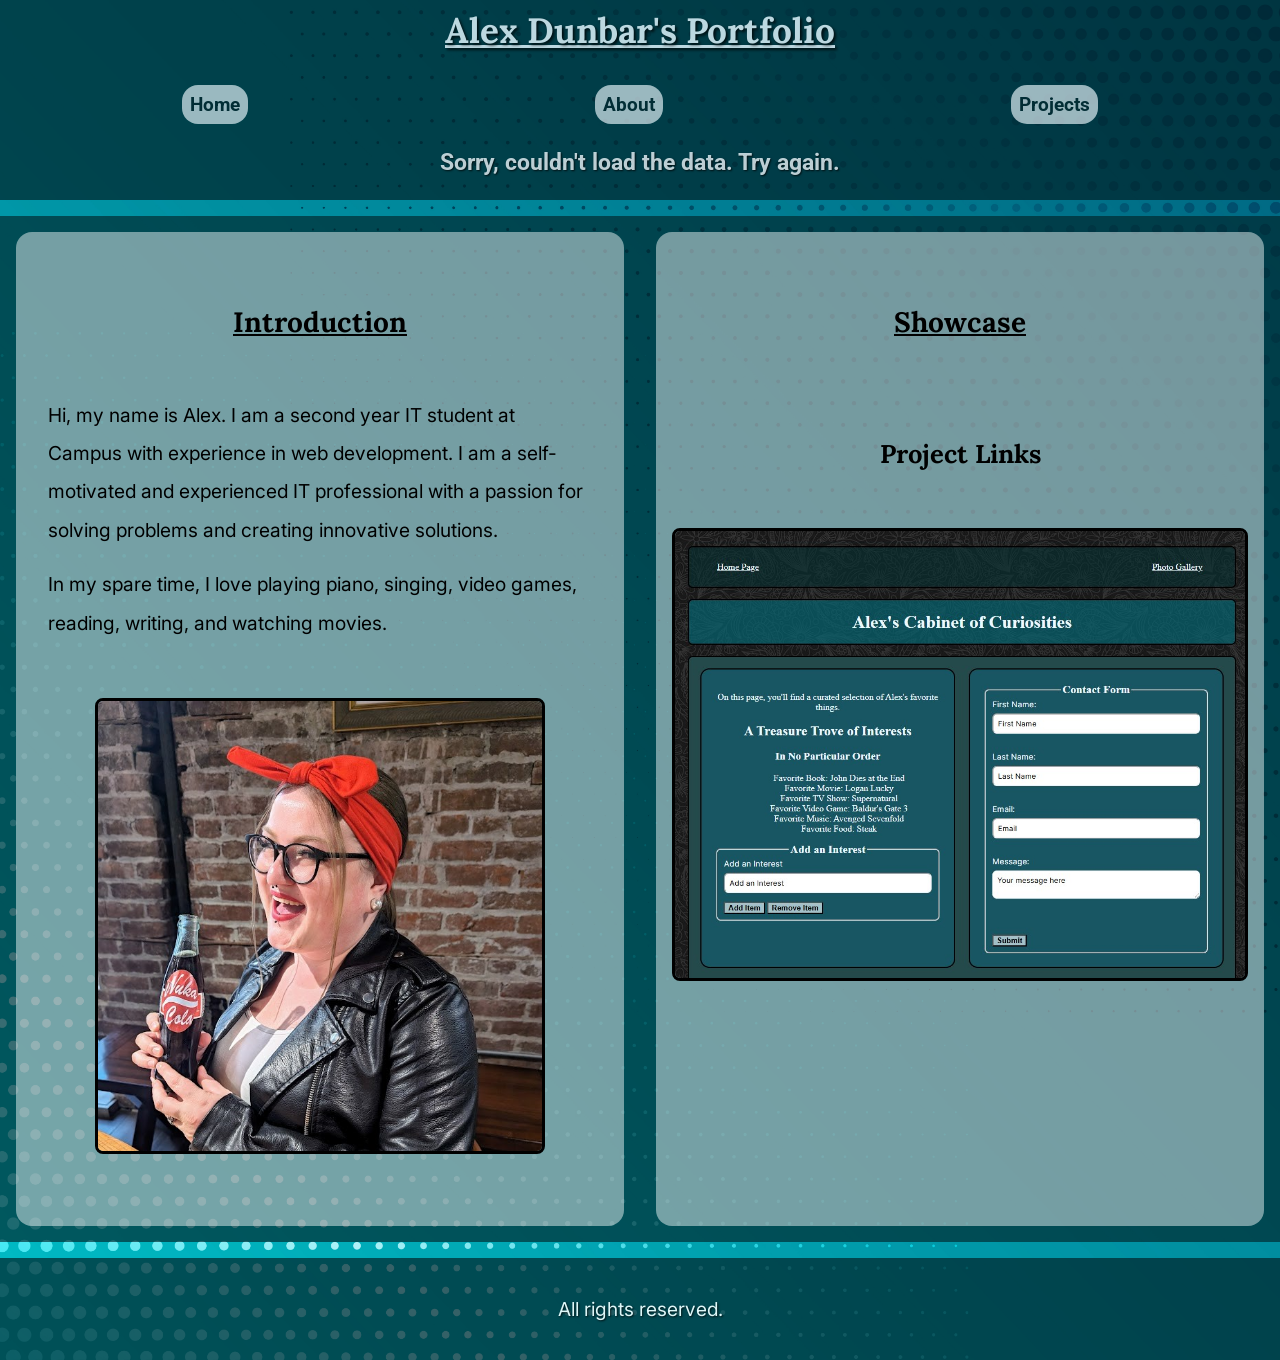
<file: index.html>
<!DOCTYPE html>
<html lang="en">
    <head>
        <meta charset="UTF-8">
        <meta name="viewport" content="width=device-width, initial-scale=1.0">
            <title>Portfolio</title>
                <link rel="preconnect" href="https://fonts.googleapis.com">
                <link rel="preconnect" href="https://fonts.gstatic.com" crossorigin>  
                <link href="https://fonts.googleapis.com/css2?family=Inter:ital,opsz,wght@0,14..32,100..900;1,14..32,100..900&family=Lora:ital,wght@0,400..700;1,400..700&family=Roboto:ital,wght@0,100..900;1,100..900&display=swap" rel="stylesheet">
                <link href="https://fonts.googleapis.com/css2?family=Lora:ital,wght@0,400..700;1,400..700&family=Roboto:ital,wght@0,100..900;1,100..900&display=swap" rel="stylesheet">
                <link rel="stylesheet" href="style.css">
                <script src="script.js" defer></script>
    </head>
        <body class="two-column-page" >   
             <header>
                <h1 class="title-text">Alex Dunbar's Portfolio</h1>
                <nav><ul class="navigation">
                        <li><a class="navbutton" href="index.html">Home</a></li>
                        <li><a class="navbutton" href="about.html">About</a></li>                       
                        <li><a class="navbutton" href="work.html">Projects</a></li>
                    </ul>
                </nav>
                <div id="weather">
                    <span id="weather-result"></span>
                </div>
            </header>                 
        <main>
            <section id="main">
                <div class="content">
                    <article class="introduction">    
                        <h2>Introduction</h2>
                            <p>Hi, my name is Alex. I am a second year IT student at Campus with experience in web development. I am a self-motivated and experienced IT professional with a passion for solving problems and creating innovative solutions.</p>
                            <p>In my spare time, I love playing piano, singing, video games, reading, writing, and watching movies.</p>
                                <div class="intro-image-container">
                                    <img src="assets/intro-photo.JPG" alt="Photo of a woman smiling with a soda">
                                </div>
                    </article>       
                     <article class="showcase">       
                        <h2>Showcase</h2>
                            <div class="showcase-gallery">
                                <h3>Project Links</h3>
                                <div class="image-container">
                                    <a href="https://adunbar92.github.io/Web-Development-Project/Homework%208/index8.html"><img src="assets/showcase1.jpg" alt="personal interest list and contact page example"></a>   
                                </div>
                                </div>
                    </article>     
            </div>
                </section>
        </main>
            <footer class="footer">
                <p>All rights reserved.</p>
            </footer>
        </body>
</html>
</file>
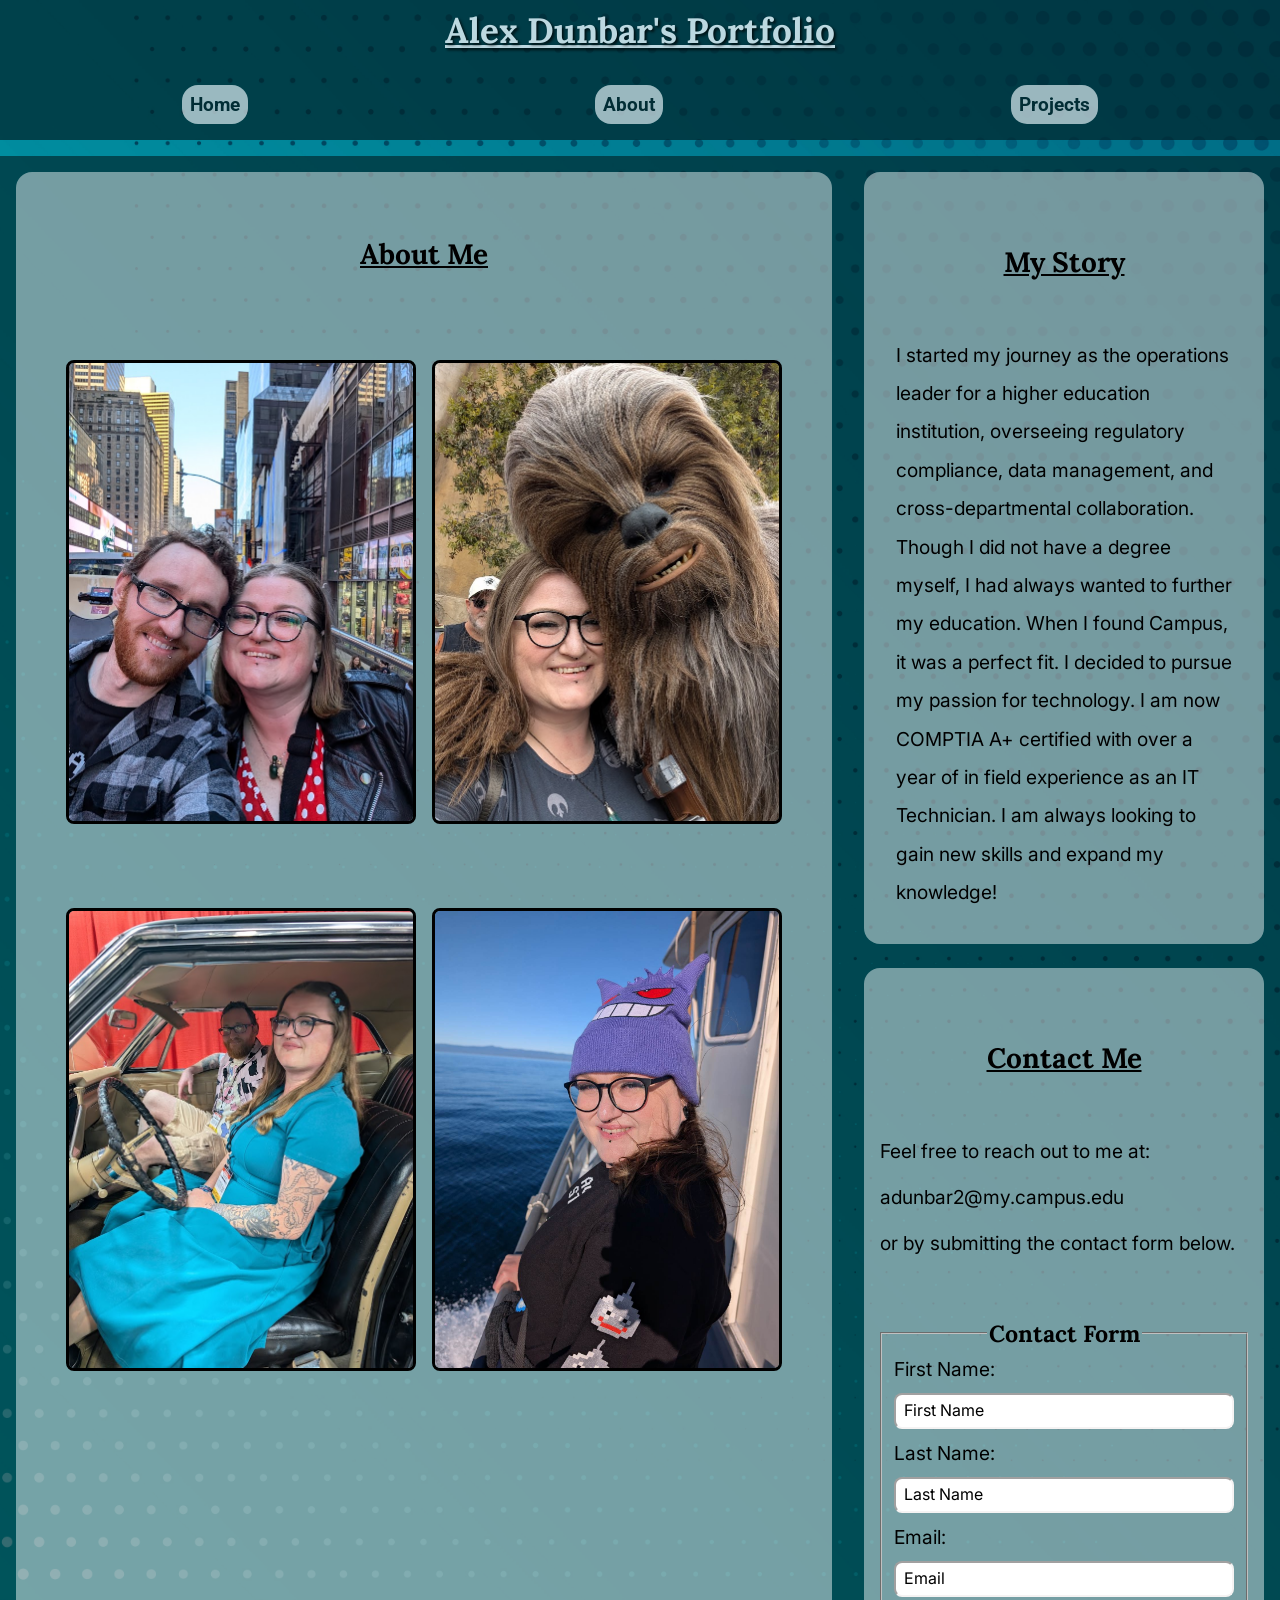
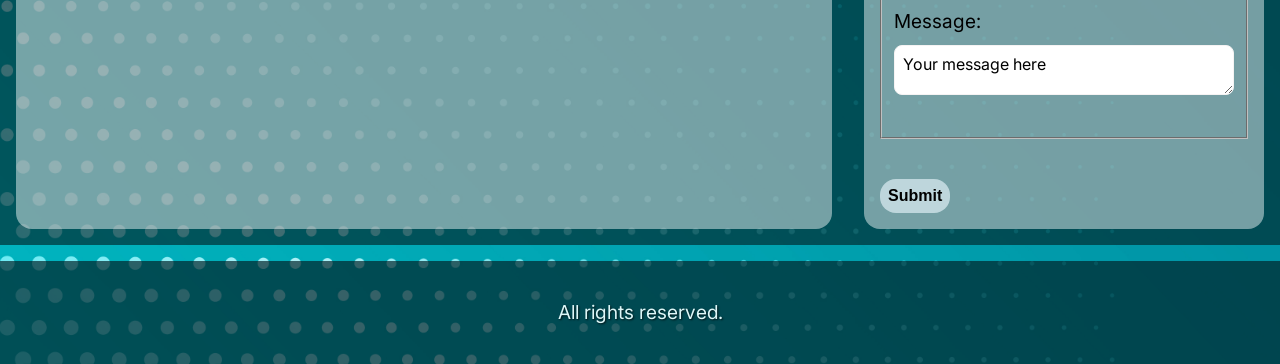
<file: about.html>
<!DOCTYPE html>
<html lang="en">
    <head>
        <meta charset="UTF-8">
        <meta name="viewport" content="width=device-width, initial-scale=1.0">
            <title>About</title>
                <link rel="preconnect" href="https://fonts.googleapis.com">
                <link rel="preconnect" href="https://fonts.gstatic.com" crossorigin>
                <link href="https://fonts.googleapis.com/css2?family=Inter:ital,opsz,wght@0,14..32,100..900;1,14..32,100..900&family=Lora:ital,wght@0,400..700;1,400..700&family=Roboto:ital,wght@0,100..900;1,100..900&display=swap" rel="stylesheet">
                <link href="https://fonts.googleapis.com/css2?family=Lora:ital,wght@0,400..700;1,400..700&family=Roboto:ital,wght@0,100..900;1,100..900&display=swap" rel="stylesheet">
                <link rel="stylesheet" href="style.css">
                <script src="script.js" defer></script>
    </head>
       <body class="sidebar">  
             <header>
                <h1 class="title-text">Alex Dunbar's Portfolio</h1>
                <nav><ul class="navigation">
                        <li><a class="navbutton" href="index.html">Home</a></li>
                        <li><a class="navbutton" href="about.html">About</a></li>                       
                        <li><a class="navbutton" href="work.html">Projects</a></li>
                    </ul>
                </nav>
            </header>              
        <main>
            <section id="main">
                <div class="about">
                    <div class="gallery-background">
                        <h2>About Me</h2>
                           <div class="personal-image-gallery">
                                <div class="image-container">
                                    <img src="assets/photo1.jpg" alt="Photo of a woman and a man in Times Square">
                                </div>
                                <div class="image-container">
                                    <img src="assets/photo2.jpg" alt="Photo of a woman posing with Chewbacca from Star Wars">
                                </div>
                                <div class="image-container">
                                    <img src="assets/photo3.jpg" alt="Photo of a woman and a man posing in a 1977 Chevy Impala">
                                </div>
                                <div class="image-container">
                                    <img src="assets/photo4.jpg" alt="Photo of a woman on a boat on the ocean">
                                </div>
                            </div>
                        </div>
                    </div>
                        <div class="content">
                        <article class="story"> 
                        <h2>My Story</h2>
                            <p> I started my journey as the operations leader for a higher education institution, overseeing regulatory compliance, data management, and cross-departmental collaboration. Though I did not have a degree myself, I had always wanted to further my education. When I found Campus, it was a perfect fit. I decided to pursue my passion for technology. I am now COMPTIA A+ certified with over a year of in field experience as an IT Technician. 
I am always looking to gain new skills and expand my knowledge!</p>
                    </article>  
                    <article class="contact-info">
                        <h2>Contact Me</h2>
                            <p class="contact-instructions">Feel free to reach out to me at:</p>
                            <p class="contact-instructions">adunbar2@my.campus.edu</p>
                            <p class="contact-instructions">or by submitting the contact form below.</p>
                           <form class="contact" novalidate action="mailto:adunbar2@my.campus.edu" method="post" enctype="text/plain">
                                <fieldset id="contact-form"> 
                                    <legend>Contact Form</legend>
                                        <label for="first-name">First Name:</label>
                                            <input id="first-name" type="text" name="first-name" placeholder="First Name" aria-describedby="first-name-empty" required>
                                                <div id="first-name-empty" class="error-message"></div>                                        
                                        <label for="last-name">Last Name:</label>
                                            <input id="last-name" type="text" name="last-name" placeholder="Last Name" aria-describedby="last-name-empty" required>
                                                <div id="last-name-empty" class="error-message"></div>
                                        <label for="email">Email:</label>
                                            <input id="email" type="email" name="email" placeholder="Email" aria-describedby="email-invalid" required>
                                                <div id="email-invalid" class="error-message"></div>
                                         <label for="message">Message:</label>
                                                <textarea id="message" name="message" placeholder="Your message here" aria-describedby="message-empty" required></textarea>
                                                <div id="message-empty" class="error-message"></div>
                                                <div id="submission-success" class="success-message"></div>
                                </fieldset>  
                            <button class="submit" type="submit">Submit</button>
                            </form>
                    </article>
                </div>
            </section>
        </main>
            <footer class="footer">
                <p>All rights reserved.</p>
            </footer>
            </div>
            </div>
        </body>
</html>
</file>
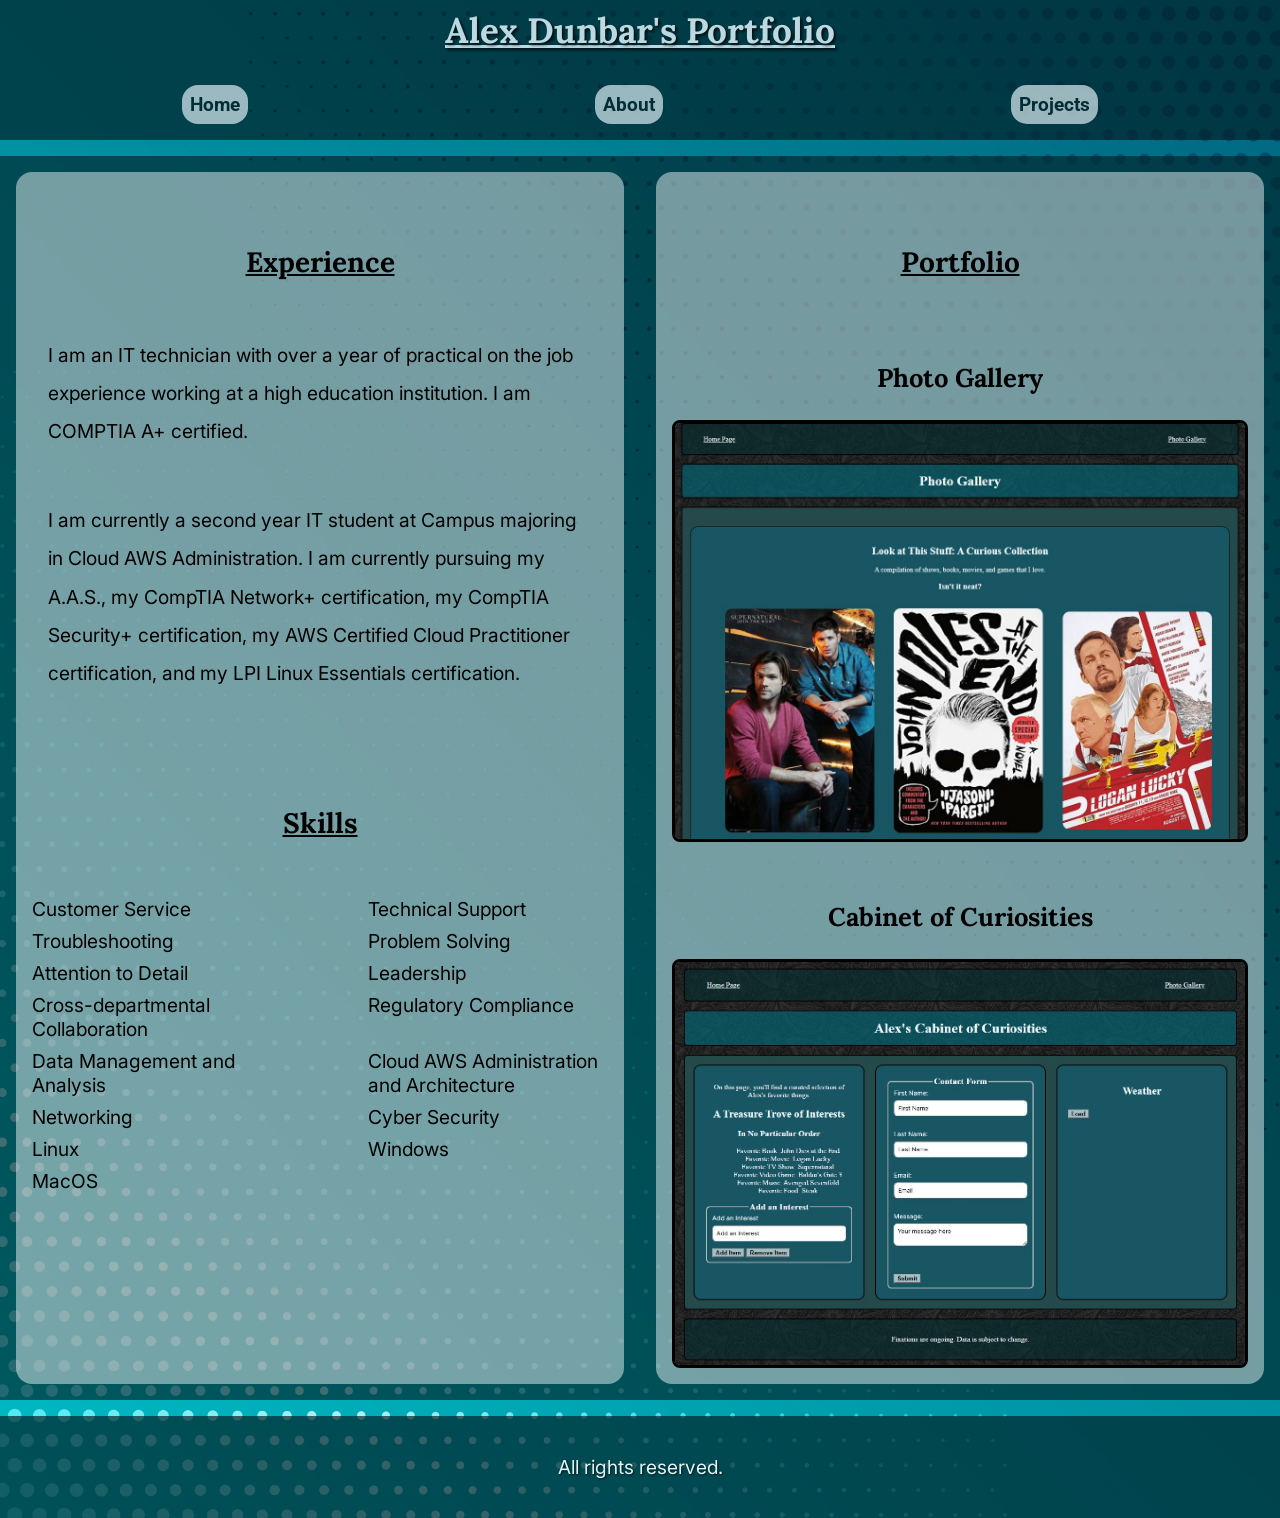
<file: work.html>
<!DOCTYPE html>
<html lang="en">
    <head>
        <meta charset="UTF-8">
        <meta name="viewport" content="width=device-width, initial-scale=1.0">
            <title>Projects</title>
                <link rel="preconnect" href="https://fonts.googleapis.com">
                <link rel="preconnect" href="https://fonts.gstatic.com" crossorigin>
                <link href="https://fonts.googleapis.com/css2?family=Inter:ital,opsz,wght@0,14..32,100..900;1,14..32,100..900&family=Lora:ital,wght@0,400..700;1,400..700&family=Roboto:ital,wght@0,100..900;1,100..900&display=swap" rel="stylesheet">
                <link rel="stylesheet" href="style.css">
                <script src="script.js" defer></script>
    </head>
        <body class="two-column-page">
             <header>
                <h1 class="title-text">Alex Dunbar's Portfolio</h1>
                <nav><ul class="navigation">
                        <li><a class="navbutton" href="index.html">Home</a></li>
                        <li><a class="navbutton" href="about.html">About</a></li>                       
                        <li><a class="navbutton" href="work.html">Projects</a></li>
                    </ul>
                </nav>
            </header> 
        <main>
            <section id="main">
                <div class="content">
                    <article class="experience-skills">
                        <h2 class="experience">Experience</h2> 
                            <p>I  am an IT technician with over a year of practical on the job experience working at a high education institution. I am COMPTIA A+ certified.</p>
                            <br> <p>I am currently a second year IT student at Campus majoring in Cloud AWS Administration. I am currently pursuing my A.A.S., my CompTIA Network+ certification, my CompTIA Security+ certification, my AWS Certified Cloud Practitioner certification, and my LPI Linux Essentials certification. </p>
                        <h2 class="skills">Skills</h2>
                          <ul class="skills-list">
                            <li>Customer Service</li>
                            <li>Technical Support</li>
                            <li>Troubleshooting</li>
                            <li>Problem Solving</li>
                            <li>Attention to Detail</li>
                            <li>Leadership</li>
                            <li>Cross-departmental Collaboration</li>
                            <li>Regulatory Compliance</li>
                            <li>Data Management and Analysis</li>
                            <li>Cloud AWS Administration and Architecture</li>
                            <li>Networking</li>
                            <li>Cyber Security</li>
                            <li>Linux</li>
                            <li>Windows</li>
                            <li>MacOS</li>
                        </ul>
                    </article>
                    <article class="portfolio">
                        <h2 class="portfolio">Portfolio</h2> 
                            <div class="portfolio-gallery">
                                <div class="image-container">
                                    <h3>Photo Gallery</h3>
                                    <a href="https://adunbar92.github.io/Web-Development-Project/Homework%208/photo-gallery8.html"><img src="assets/portfolio1.jpg" alt="personal interest photo gallery example "></a>
                                </div>
                                <div class="image-container">
                                    <h3>Cabinet of Curiosities</h3>
                                    <a href="https://adunbar92.github.io/Web-Development-Project/Homework%208/index8.html"><img src="assets/portfolio2.jpg" alt="personal interest list and contact page example"></a>   
                                </div>
                            </div>
                    </article>
                </div> 
            </section>
        </main>
            <footer class="footer">
                <p>All rights reserved.</p>
            </footer>
        </body>
</html>
</file>
<file: style.css>
* {
    box-sizing: border-box;
}

.navigation {
    display: flex;
    flex-direction: row;
    justify-content: space-around;
    gap: 0px;
    list-style: none;
    padding: 0;
}


.submit{
    padding: 8px;
    background-color: rgba(223, 240, 245, 0.692);
    margin-top: 8px;
    font-weight: bold;
    border-radius: 16px;
    font-size: .8rem;
    border: none;
    border-radius: 16px;
}

.submit:hover {
background-color: rgb(0, 33, 39);
color: rgba(223, 240, 245, 0.842);  
}

.navbutton {
    padding: 8px;
    background-color: rgba(223, 240, 245, 0.692);
    margin-top: 16px;
    font-weight: bold;
    border-radius: 16px;
    font-size: .8rem;
}

.navbutton:hover{
background-color: rgb(0, 33, 39);
color: rgba(223, 240, 245, 0.842);
font-weight: bold;
}


header {
    background-color:rgba(0, 33, 39, 0.685);
    width: 100%;
    font-family: "roboto", sans-serif;
    padding: 8px; margin: 0 auto 16px auto;
    
}


h1 {
    font-family: "lora", serif;
    font-size: 1.5rem;
    text-align: center;
    font-weight: bold;
    color: rgba(191, 219, 228, 0.986);
    margin-top:0;
    padding-bottom: 16px;
    text-decoration: underline; 
    text-shadow: 2px 2px 3px rgba(0, 0, 0, 0.747);
    
}


h2 {
    font-family: "lora", serif;
    font-size: 1.25rem;
    text-decoration: underline;
    text-align: center;
}

h3 { 
    font-family: "lora", serif;
    font-size: 1.1rem;
    text-align: center;   
}

a {
    color: rgb(2, 45, 53);
    text-decoration: none;
}

div.content {
    display: grid;
    grid-template-columns: 1fr;
    gap: 8px;
    margin: 0;

}

#weather {
    display: flex;
    justify-content: center;
    padding:16px;
    font-size: 1rem;
    color: rgba(223, 240, 245, 0.842);
    text-shadow: 1px 1px 2px rgba(0, 0, 0, 0.747);
    font-weight: bold;
}

#weather-result {
 font-size: 1rem;
}

#contact-form {
    display: flex;
    flex-direction: column;
    width: 100%;
    max-width: 400px;
    margin: 32px auto;

}


main {
    background-color:rgba(0, 33, 39, 0.637);
    margin: 16px auto;
    padding: 8px;
    align-items: center;
}

div.gallery-background {
    padding: 8px;
    margin: 8px;
    background-color: lab(99.64% -1.63 -0.58 / 0.466);
    border-radius: 16px;


}

.personal-image-gallery {
    display: flex;
    flex-wrap: wrap;
    justify-content: center;
    gap: 16px;
    width: 100%;
}

.personal-image-gallery img {
    width: 100%;
    max-width: 300px;
    height: auto;
    border-radius: 8px;
    border: 3px solid black;
}

.portfolio-gallery, .showcase-gallery {
    display: flex;
    flex-wrap: wrap;
    justify-content: center;
    gap: 32px;
    max-width: 900px;
    margin: 0 auto;
}

.portfolio-gallery a, .showcase-gallery a {
    width: 100%;
    max-width: 400px;
}

.portfolio-gallery img, .showcase-gallery img{
    display: block;
    width: 100%;
    height: auto;
    border-radius: 8px;
    border: 3px;
    border-style: solid;
    border-color: black;
}


.intro-image-container{
    display: flex;
    justify-content: center;
    margin: 56px auto;
    
}

.intro-image-container img{
    width: 100%;
    max-width: 450px;
    height: auto;
    border-radius: 8px;
    border: 3px;
    border-style: solid;
    border-color: black;
}

.showcase-gallery {
    padding-top: 16px;
}


div.error-message {
    font-family: "inter", sans-serif;
    padding: 8px;
    text-align: center;
    color: rgb(60, 2, 134);
    font-weight: bolder;

}

.error-message:empty {
    display: none;
}

div.success-message {
    font-family: "inter", sans-serif;
    padding: 8px;
    margin: 0 auto 8px auto;
    color: green;
    font-weight: bold;
}

.footer {
    text-align: center;
    background-color: rgba(0, 33, 39, 0.61);
    width: 100%;
    padding: 16px;
    background-color:rgba(0, 33, 39, 0.685);
    font-family: "roboto", sans-serif;
}

.footer p {
    color: rgb(221, 247, 248);
    text-shadow: 1px 1px 2px rgba(0, 0, 0, 0.747);
}

body {
    min-height: 100vh;
    background-image: url("assets/10802.jpg");
    background-size: cover;
    background-position: center;
    background-repeat: no-repeat;
    margin: 0;
    padding: 0;
}

p { 
    font-family: "inter", sans-serif;
    font-size: .9rem;
    line-height: 2;
}

.contact ul {
    list-style: none;
    font-family: "inter", sans-serif;
    padding: 0;
}

.contact-instructions {
    font-family: "inter", sans-serif;
    font-size: 1rem;
    line-height: 2;
    width: 100%;
    max-width: 400px;
    margin: 0 auto 8px auto;
}

.skills {
    font-family: "lora", serif;
    text-decoration: underline;
    text-align: center;
}

.skills-list {
    display: grid;
    grid-template-columns: auto auto;
    justify-content: center;
    column-gap: 30px;
    font-size: .9rem;
    row-gap: 4px;
    list-style: none;
    font-family: "inter", sans-serif;
    padding: 0;
}

article {
    padding: 16px;
    margin: 8px;
    background-color: lab(99.64% -1.63 -0.58 / 0.466);
    border-radius: 16px;

}

fieldset legend {
    font-family: "lora", serif;
    font-size: 1.25rem;
    text-align: center;
    font-weight: bold;
}


input, textarea {
    font-family: "inter", sans-serif;
    border-color: rgb(245, 243, 243);
    border-radius: 8px;
    padding: 8px;
    margin: 8px 0 8px 0;
    width: 100%;
    max-width: 400px;
    align-self: center;
}

label {
    font-family: "inter", sans-serif;
    font-size: .9rem;
    margin: 4px 0 4px 0;
    
}


input::placeholder, textarea::placeholder {
    color:black;
}

@media (min-width: 768px) {

.navbutton, .submit{
font-size: .9rem;
}

h1 {
    font-size: 1.8rem;
    
}

h2 {
    font-size: 1.45rem;
;
}

h3 { 
    font-size: 1.2rem; 
}

#contact-form {
    margin-top: 48px;
}

#weather-result {
 font-size: 1.25rem;
}


.personal-image-gallery img {
    max-width: 350px;
    margin: 16px 0;
}

.two-column-page div.content {
    display: grid;
    grid-template-columns: 1fr 1fr;
    gap: 16px;
}

.sidebar #main { 
    display: grid; 
    grid-template-columns: 1fr; 
}

.sidebar #main .content {
grid-template-columns: 1fr 1fr;
}

.portfolio-gallery a {
    width: calc(50% - 8px);
}
}

@media (min-width: 1200px) {

.sidebar #main .about {
    display: grid;
}

#contact-form {
    margin-top: 56px;
}


.navbutton {
font-size: 1.2rem;
}

.submit{
font-size: 1rem;
}

h1 {
    font-size: 2.2rem;
    
}

h2 {
    font-size: 1.75rem;
    padding: 16px 8px;
    margin: 40px;
;
}

h3 { 
    font-size: 1.6rem; 
}

#weather-result {
 font-size: 1.45rem;
}

p {

    font-size: 1.2rem;
    margin: 16px;
}

.skills {

    margin-top: 96px;

}

.skills-list {
    font-size: 1.2rem;
    column-gap: 80px;
    row-gap: 8px;
}

.sidebar #main { 
    display: grid; 
    grid-template-columns: 2fr 1fr; 
    gap: 16px;
}

.sidebar #main .content{
    grid-template-columns: 1fr;
}

.personal-image-gallery img {
    max-width: 350px;
    margin: 32px 0;
}

fieldset legend {
    font-size: 1.45rem ;
}

.contact-instructions {

    font-size: 1.2rem;
}

label {
    font-family: "inter", sans-serif;
    font-size: 1.2rem;
    margin: 4px 0 4px 0;
    
}


input::placeholder, textarea::placeholder {
    color:black;
    font-size: 1rem;
}

}
</file>
